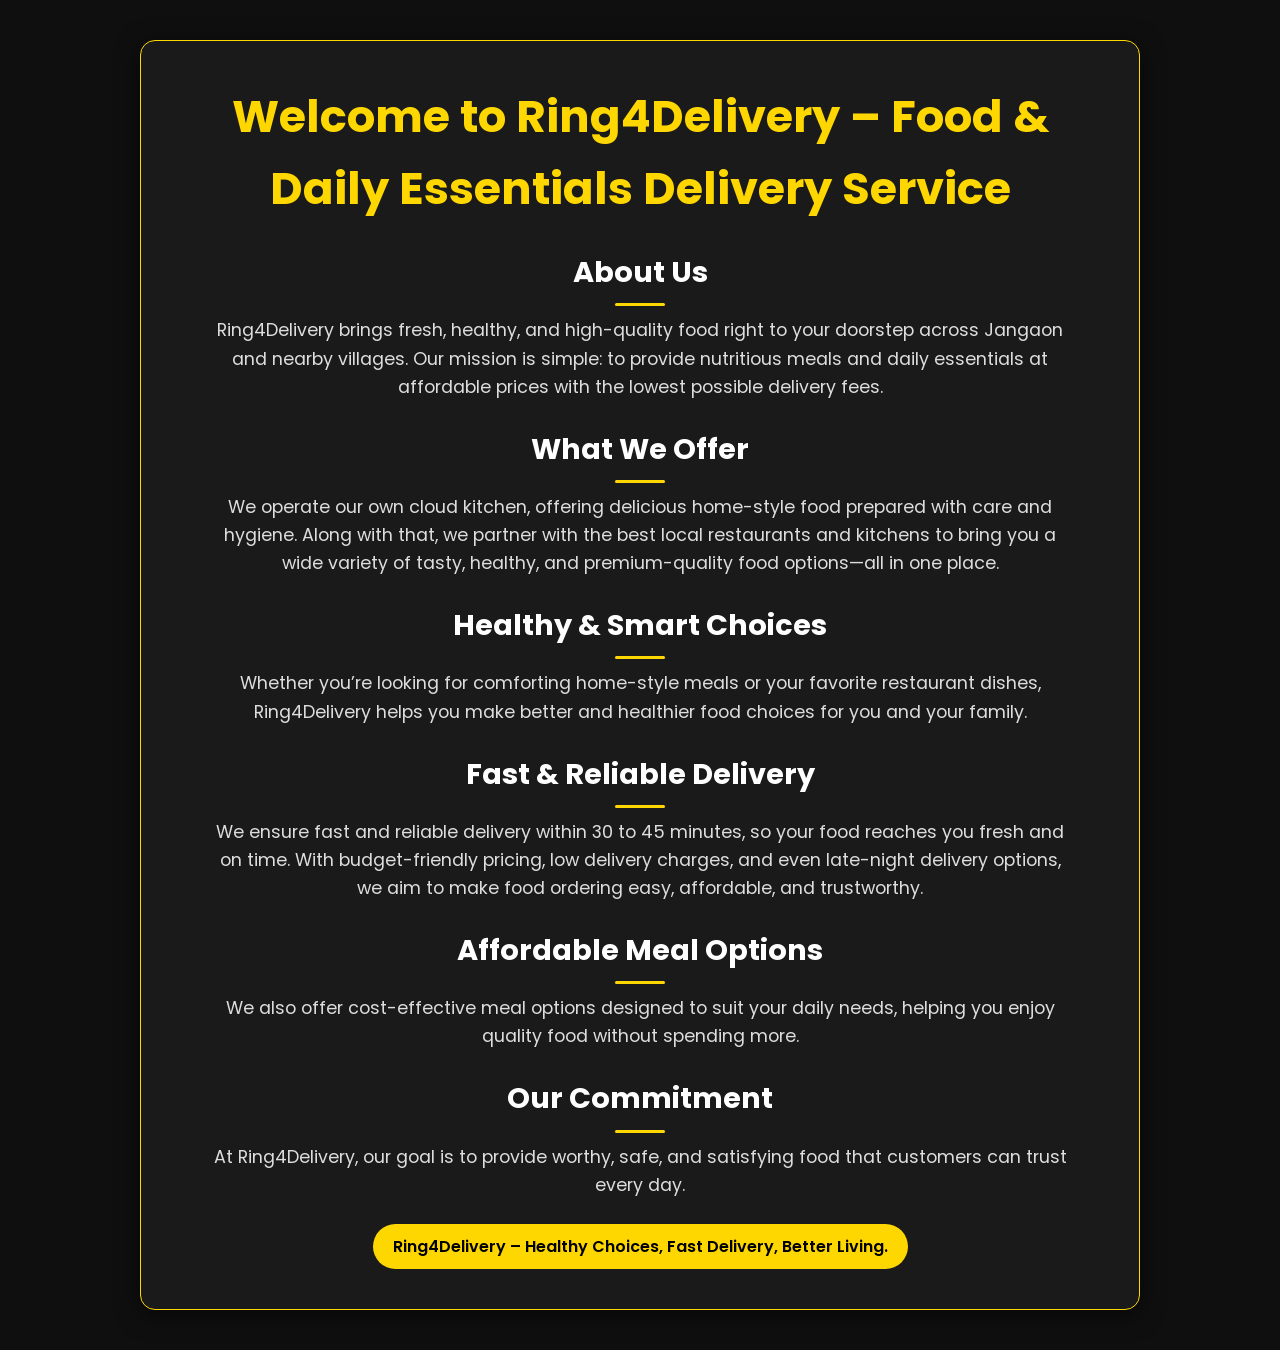
<file: About.html>
<!DOCTYPE html>
<html lang="en">
<head>
  <meta charset="UTF-8">
  <meta name="viewport" content="width=device-width, initial-scale=1.0">
  <title>About Ring4Delivery</title>

  <!-- Google Font -->
  <link href="https://fonts.googleapis.com/css2?family=Poppins:wght@300;400;600;700&display=swap" rel="stylesheet">

  <style>
    * {
      margin: 0;
      padding: 0;
      box-sizing: border-box;
    }

    body {
      font-family: 'Poppins', sans-serif;
      background: #0f0f0f;
      color: #ffffff;
      line-height: 1.6;
    }

    .container {
      width: 90%;
      max-width: 1000px;
      margin: 40px auto;
      padding: 25px;
      background: #1a1a1a;
      border-radius: 15px;
      border: 1px solid #ffd700;
      box-shadow: 0 5px 25px rgba(0,0,0,0.6);
      text-align: center;
    }

    h1 {
      font-size: 2rem;
      color: #ffd700;
      margin-bottom: 20px;
    }

    h2 {
      font-size: 1.4rem;
      margin-top: 25px;
      color: #ffffff;
      position: relative;
    }

    h2::after {
      content: "";
      width: 50px;
      height: 3px;
      background: #ffd700;
      display: block;
      margin: 8px auto 0;
      border-radius: 2px;
    }

    p {
      font-size: 1rem;
      color: #dddddd;
      margin-top: 10px;
      padding: 0 10px;
    }

    .highlight {
      display: inline-block;
      margin-top: 25px;
      padding: 10px 20px;
      background: #ffd700;
      color: #000;
      border-radius: 25px;
      font-weight: 600;
      font-size: 1rem;
    }

    /* Tablet View */
    @media (min-width: 768px) {
      .container {
        padding: 35px;
      }

      h1 {
        font-size: 2.4rem;
      }

      h2 {
        font-size: 1.6rem;
      }

      p {
        font-size: 1.05rem;
      }
    }

    /* Laptop/Desktop View */
    @media (min-width: 1024px) {
      .container {
        padding: 40px 60px;
      }

      h1 {
        font-size: 2.8rem;
      }

      h2 {
        font-size: 1.8rem;
      }

      p {
        font-size: 1.1rem;
      }
    }

  </style>
</head>

<body>
  

  <div class="container">

    <h1>Welcome to Ring4Delivery – Food & Daily Essentials Delivery Service</h1>

    <h2>About Us</h2>
    <p>
      Ring4Delivery brings fresh, healthy, and high-quality food right to your doorstep across Jangaon and nearby villages. Our mission is simple: to provide nutritious meals and daily essentials at affordable prices with the lowest possible delivery fees.
    </p>

    <h2>What We Offer</h2>
    <p>
      We operate our own cloud kitchen, offering delicious home-style food prepared with care and hygiene. Along with that, we partner with the best local restaurants and kitchens to bring you a wide variety of tasty, healthy, and premium-quality food options—all in one place.
    </p>

    <h2>Healthy & Smart Choices</h2>
    <p>
      Whether you’re looking for comforting home-style meals or your favorite restaurant dishes, Ring4Delivery helps you make better and healthier food choices for you and your family.
    </p>

    <h2>Fast & Reliable Delivery</h2>
    <p>
      We ensure fast and reliable delivery within 30 to 45 minutes, so your food reaches you fresh and on time. With budget-friendly pricing, low delivery charges, and even late-night delivery options, we aim to make food ordering easy, affordable, and trustworthy.
    </p>

    <h2>Affordable Meal Options</h2>
    <p>
      We also offer cost-effective meal options designed to suit your daily needs, helping you enjoy quality food without spending more.
    </p>

    <h2>Our Commitment</h2>
    <p>
      At Ring4Delivery, our goal is to provide worthy, safe, and satisfying food that customers can trust every day.
    </p>

    <p class="highlight">
      Ring4Delivery – Healthy Choices, Fast Delivery, Better Living.
    </p>

  </div>

</body>
</html>
</file>
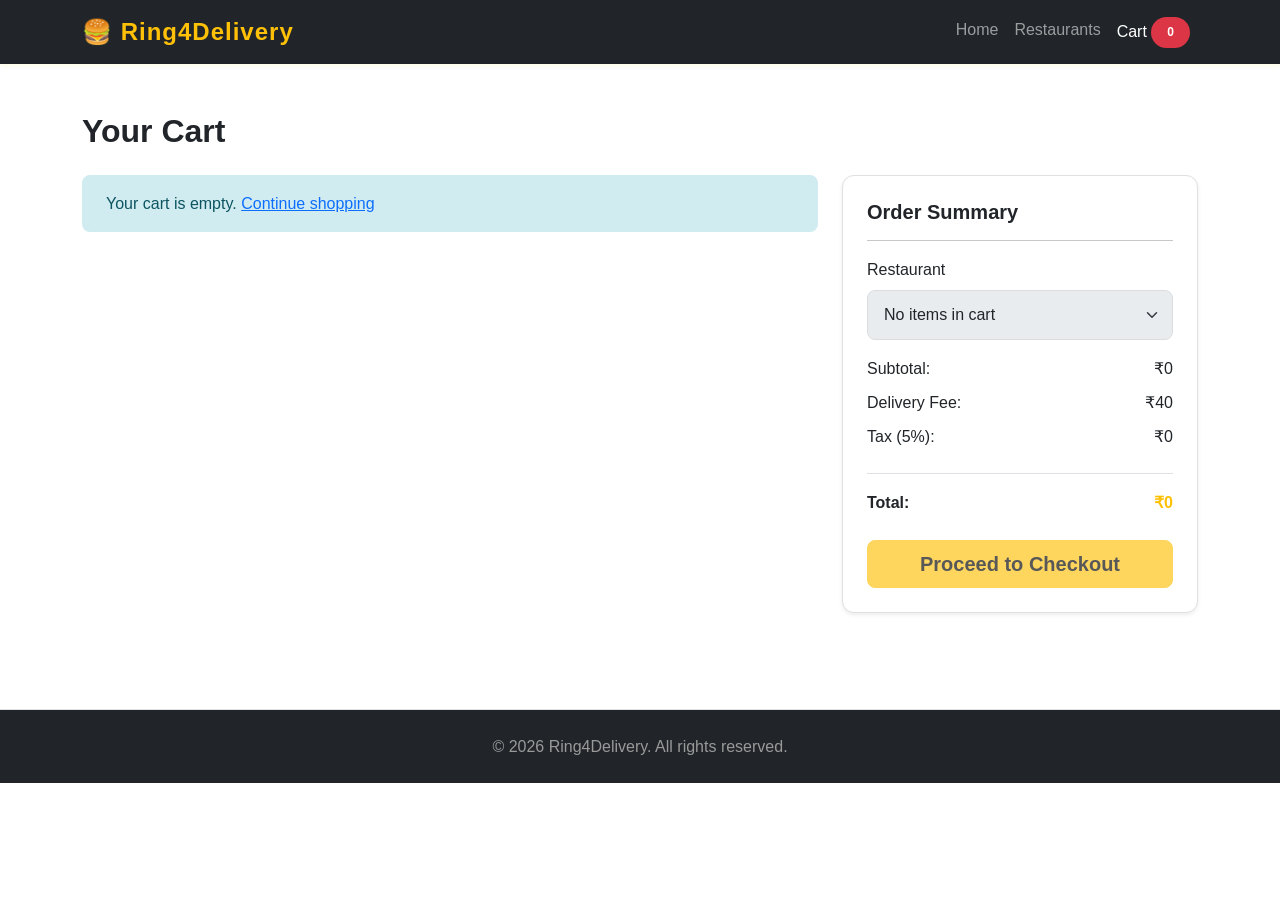
<file: cart.html>
<!DOCTYPE html>
<html lang="en">
<head>
    <meta charset="UTF-8">
    <meta name="viewport" content="width=device-width, initial-scale=1.0">
    <title>Cart & Checkout - Ring4Delivery</title>
    <link href="https://cdn.jsdelivr.net/npm/bootstrap@5.3.0/dist/css/bootstrap.min.css" rel="stylesheet">
    <link rel="stylesheet" href="css/style.css">
</head>
<body>
    <!-- Navigation -->
    <nav class="navbar navbar-expand-lg navbar-dark bg-dark">
        <div class="container">
            <a class="navbar-brand fw-bold" href="index.html">
                <span class="text-warning">🍔 Ring4Delivery</span>
            </a>
            <button class="navbar-toggler" type="button" data-bs-toggle="collapse" data-bs-target="#navbarNav">
                <span class="navbar-toggler-icon"></span>
            </button>
            <div class="collapse navbar-collapse" id="navbarNav">
                <ul class="navbar-nav ms-auto">
                    <li class="nav-item">
                        <a class="nav-link" href="index.html">Home</a>
                    </li>
                    <li class="nav-item">
                        <a class="nav-link" href="restaurants.html">Restaurants</a>
                    </li>
                    <li class="nav-item">
                        <a class="nav-link active" href="cart.html">
                            Cart <span class="badge bg-danger" id="cart-count">0</span>
                        </a>
                    </li>
                </ul>
            </div>
        </div>
    </nav>

    <!-- Main Content -->
    <div class="container py-5">
        <h2 class="mb-4">Your Cart</h2>

        <div class="row">
            <!-- Cart Items Column -->
            <div class="col-lg-8">
                <div id="emptyCartMessage" class="alert alert-info" role="alert">
                    Your cart is empty. <a href="restaurants.html">Continue shopping</a>
                </div>
                
                <div id="cartItemsContainer"></div>
            </div>

            <!-- Order Summary Column -->
            <div class="col-lg-4">
                <div class="card shadow-sm sticky-top" style="top: 20px;">
                    <div class="card-body">
                        <h5 class="card-title">Order Summary</h5>
                        <hr>
                        
                        <div class="mb-3">
                            <label for="restaurantSelect" class="form-label">Restaurant</label>
                            <select id="restaurantSelect" class="form-select" disabled>
                                <option>Select restaurant</option>
                            </select>
                        </div>

                        <div class="mb-3 pb-3 border-bottom">
                            <div class="d-flex justify-content-between mb-2">
                                <span>Subtotal:</span>
                                <span id="subtotal">₹0</span>
                            </div>
                            <div class="d-flex justify-content-between mb-2">
                                <span>Delivery Fee:</span>
                                <span id="deliveryFee">₹40</span>
                            </div>
                            <div class="d-flex justify-content-between mb-2">
                                <span>Tax (5%):</span>
                                <span id="tax">₹0</span>
                            </div>
                        </div>

                        <div class="d-flex justify-content-between mb-4">
                            <strong>Total:</strong>
                            <strong id="total" class="text-warning">₹0</strong>
                        </div>

                        <button type="button" class="btn btn-warning w-100 fw-bold btn-lg" data-bs-toggle="modal" data-bs-target="#checkoutModal" id="checkoutBtn" disabled>
                            Proceed to Checkout
                        </button>
                    </div>
                </div>
            </div>
        </div>
    </div>

    <!-- Footer -->
    <footer class="bg-dark text-white py-4 mt-5">
        <div class="container text-center">
            <p>&copy; 2026 Ring4Delivery. All rights reserved.</p>
        </div>
    </footer>

    <!-- Checkout Modal -->
    <div class="modal fade" id="checkoutModal" tabindex="-1">
        <div class="modal-dialog">
            <div class="modal-content">
                <div class="modal-header">
                    <h5 class="modal-title">Delivery Details</h5>
                    <button type="button" class="btn-close" data-bs-dismiss="modal"></button>
                </div>
                <div class="modal-body">
                    <form id="checkoutForm">
                        <div class="mb-3">
                            <label for="customerName" class="form-label">Full Name *</label>
                            <input type="text" class="form-control" id="customerName" required>
                        </div>

                        <div class="mb-3">
                            <label for="customerEmail" class="form-label">Email *</label>
                            <input type="email" class="form-control" id="customerEmail" required>
                        </div>

                        <div class="mb-3">
                            <label for="customerPhone" class="form-label">Mobile Number *</label>
                            <input type="tel" class="form-control" id="customerPhone" placeholder="10 digit number" required>
                        </div>

                        <div class="mb-3">
                            <label for="deliveryAddress" class="form-label">Delivery Address *</label>
                            <textarea class="form-control" id="deliveryAddress" rows="3" placeholder="Street, City, Postal Code" required></textarea>
                        </div>

                        <div class="mb-3">
                            <label for="specialNotes" class="form-label">Special Notes</label>
                            <textarea class="form-control" id="specialNotes" rows="2" placeholder="Any special instructions for delivery"></textarea>
                        </div>

                        <div class="alert alert-info" role="alert">
                            <strong>Note:</strong> You will receive order confirmation via WhatsApp
                        </div>
                    </form>
                </div>
                <div class="modal-footer">
                    <button type="button" class="btn btn-secondary" data-bs-dismiss="modal">Cancel</button>
                    <button type="button" class="btn btn-warning fw-bold" id="placeOrderBtn">Place Order via WhatsApp</button>
                </div>
            </div>
        </div>
    </div>

    <!-- Order Success Modal -->
    <div class="modal fade" id="successModal" tabindex="-1">
        <div class="modal-dialog">
            <div class="modal-content">
                <div class="modal-body text-center py-5">
                    <div class="mb-3" style="font-size: 3rem;">✅</div>
                    <h4 class="mb-3">Order Placed Successfully!</h4>
                    <p class="text-muted mb-4">Your order has been sent to our WhatsApp. You will receive order confirmation shortly.</p>
                    <p class="text-muted mb-4">Order ID: <strong id="orderId"></strong></p>
                    <button type="button" class="btn btn-warning fw-bold" onclick="window.location.href='restaurants.html'">
                        Continue Shopping
                    </button>
                </div>
            </div>
        </div>
    </div>

    <script src="https://cdn.jsdelivr.net/npm/bootstrap@5.3.0/dist/js/bootstrap.bundle.min.js"></script>
    <script src="js/data.js"></script>
    <script src="js/script.js"></script>
    <script>
        const successModalElement = new bootstrap.Modal(document.getElementById('successModal'));

        document.addEventListener('DOMContentLoaded', function() {
            displayCart();
            updateCartCount();

            document.getElementById('placeOrderBtn').addEventListener('click', handlePlaceOrder);
        });

        function displayCart() {
            const cart = getCart();
            const container = document.getElementById('cartItemsContainer');
            const emptyMessage = document.getElementById('emptyCartMessage');
            const checkoutBtn = document.getElementById('checkoutBtn');

            if (cart.length === 0) {
                container.innerHTML = '';
                emptyMessage.style.display = 'block';
                checkoutBtn.disabled = true;
                document.getElementById('restaurantSelect').innerHTML = '<option>No items in cart</option>';
            } else {
                emptyMessage.style.display = 'none';
                checkoutBtn.disabled = false;
                renderCartItems(cart);
                popualteRestaurantSelect(cart);
                updateOrderSummary(cart);
            }
        }

        function renderCartItems(cart) {
            const container = document.getElementById('cartItemsContainer');
            container.innerHTML = '';

            cart.forEach((cartItem, index) => {
                const item = menus.find(m => m.id === cartItem.itemId);
                const restaurant = restaurants.find(r => r.id === cartItem.restaurantId);
                
                const itemHTML = `
                    <div class="card mb-3 shadow-sm">
                        <div class="card-body">
                            <div class="row">
                                <div class="col-md-3">
                                    <img src="${item.image}" alt="${item.name}" class="img-fluid rounded" style="height: 120px; object-fit: cover; width: 100%;">
                                </div>
                                <div class="col-md-6">
                                    <h6>${item.name}</h6>
                                    <p class="text-muted small mb-2">${restaurant.name}</p>
                                    <p class="text-muted small">${cartItem.specialInstructions ? 'Notes: ' + cartItem.specialInstructions : ''}</p>
                                </div>
                                <div class="col-md-3">
                                    <div class="d-flex align-items-center justify-content-between mb-2">
                                        <button class="btn btn-sm btn-outline-secondary" onclick="updateQuantity(${index}, ${cartItem.quantity - 1})">-</button>
                                        <span class="fw-bold">${cartItem.quantity}</span>
                                        <button class="btn btn-sm btn-outline-secondary" onclick="updateQuantity(${index}, ${cartItem.quantity + 1})">+</button>
                                    </div>
                                    <p class="text-end fw-bold">₹${(item.price * cartItem.quantity).toFixed(2)}</p>
                                    <button class="btn btn-sm btn-danger w-100" onclick="removeFromCart(${index})">Remove</button>
                                </div>
                            </div>
                        </div>
                    </div>
                `;
                container.innerHTML += itemHTML;
            });
        }

        function popualteRestaurantSelect(cart) {
            const restaurantSet = new Set(cart.map(item => item.restaurantId));
            const select = document.getElementById('restaurantSelect');
            select.innerHTML = '';

            Array.from(restaurantSet).forEach(restaurantId => {
                const restaurant = restaurants.find(r => r.id === restaurantId);
                const option = document.createElement('option');
                option.value = restaurantId;
                option.textContent = restaurant.name;
                select.appendChild(option);
            });

            if (restaurantSet.size === 1) {
                select.value = Array.from(restaurantSet)[0];
            }
        }

        function updateQuantity(index, newQuantity) {
            if (newQuantity < 1) {
                removeFromCart(index);
                return;
            }

            const cart = getCart();
            cart[index].quantity = newQuantity;
            localStorage.setItem('cart', JSON.stringify(cart));
            displayCart();
        }

        function removeFromCart(index) {
            const cart = getCart();
            cart.splice(index, 1);
            localStorage.setItem('cart', JSON.stringify(cart));
            displayCart();
        }

        function updateOrderSummary(cart) {
            let subtotal = 0;
            cart.forEach(cartItem => {
                const item = menus.find(m => m.id === cartItem.itemId);
                subtotal += item.price * cartItem.quantity;
            });

            const deliveryFee = 40;
            const tax = Math.round(subtotal * 0.05);
            const total = subtotal + deliveryFee + tax;

            document.getElementById('subtotal').textContent = `₹${subtotal.toFixed(2)}`;
            document.getElementById('tax').textContent = `₹${tax.toFixed(2)}`;
            document.getElementById('total').textContent = `₹${total.toFixed(2)}`;
        }

        function handlePlaceOrder() {
            const form = document.getElementById('checkoutForm');
            
            if (!form.checkValidity()) {
                form.reportValidity();
                return;
            }

            const customerName = document.getElementById('customerName').value;
            const customerPhone = document.getElementById('customerPhone').value;
            const deliveryAddress = document.getElementById('deliveryAddress').value;
            const specialNotes = document.getElementById('specialNotes').value;

            const cart = getCart();
            const orderId = 'ORDER-' + Date.now();

            // Generate order summary
            let orderSummary = `*Ring4Delivery Order Confirmation*\n\n`;
            orderSummary += `Order ID: ${orderId}\n`;
            orderSummary += `Name: ${customerName}\n`;
            orderSummary += `Phone: ${customerPhone}\n`;
            orderSummary += `Address: ${deliveryAddress}\n\n`;
            orderSummary += `*Order Details:*\n`;

            let subtotal = 0;
            cart.forEach(cartItem => {
                const item = menus.find(m => m.id === cartItem.itemId);
                const itemTotal = item.price * cartItem.quantity;
                subtotal += itemTotal;
                orderSummary += `${item.name} x${cartItem.quantity} = ₹${itemTotal.toFixed(2)}\n`;
            });

            const deliveryFee = 40;
            const tax = Math.round(subtotal * 0.05);
            const total = subtotal + deliveryFee + tax;

            orderSummary += `\n*Bill Summary:*\n`;
            orderSummary += `Subtotal: ₹${subtotal.toFixed(2)}\n`;
            orderSummary += `Delivery Fee: ₹${deliveryFee}\n`;
            orderSummary += `Tax (5%): ₹${tax}\n`;
            orderSummary += `*Total: ₹${total.toFixed(2)}*\n\n`;

            if (specialNotes) {
                orderSummary += `Special Notes: ${specialNotes}\n\n`;
            }

            orderSummary += `Thank you for ordering! 🙏`;

            // WhatsApp Integration - The number to send to
            const recipientPhone = '6281407746'; // Your WhatsApp number
            const whatsappURL = `https://wa.me/${recipientPhone}?text=${encodeURIComponent(orderSummary)}`;

            // Show success modal
            document.getElementById('orderId').textContent = orderId;
            successModalElement.show();

            // Open WhatsApp in new tab
            setTimeout(() => {
                window.open(whatsappURL, '_blank');
            }, 1000);

            // Clear cart
            setTimeout(() => {
                clearCart();
                document.getElementById('checkoutForm').reset();
            }, 1500);
        }
    </script>
</body>
</html>
</file>
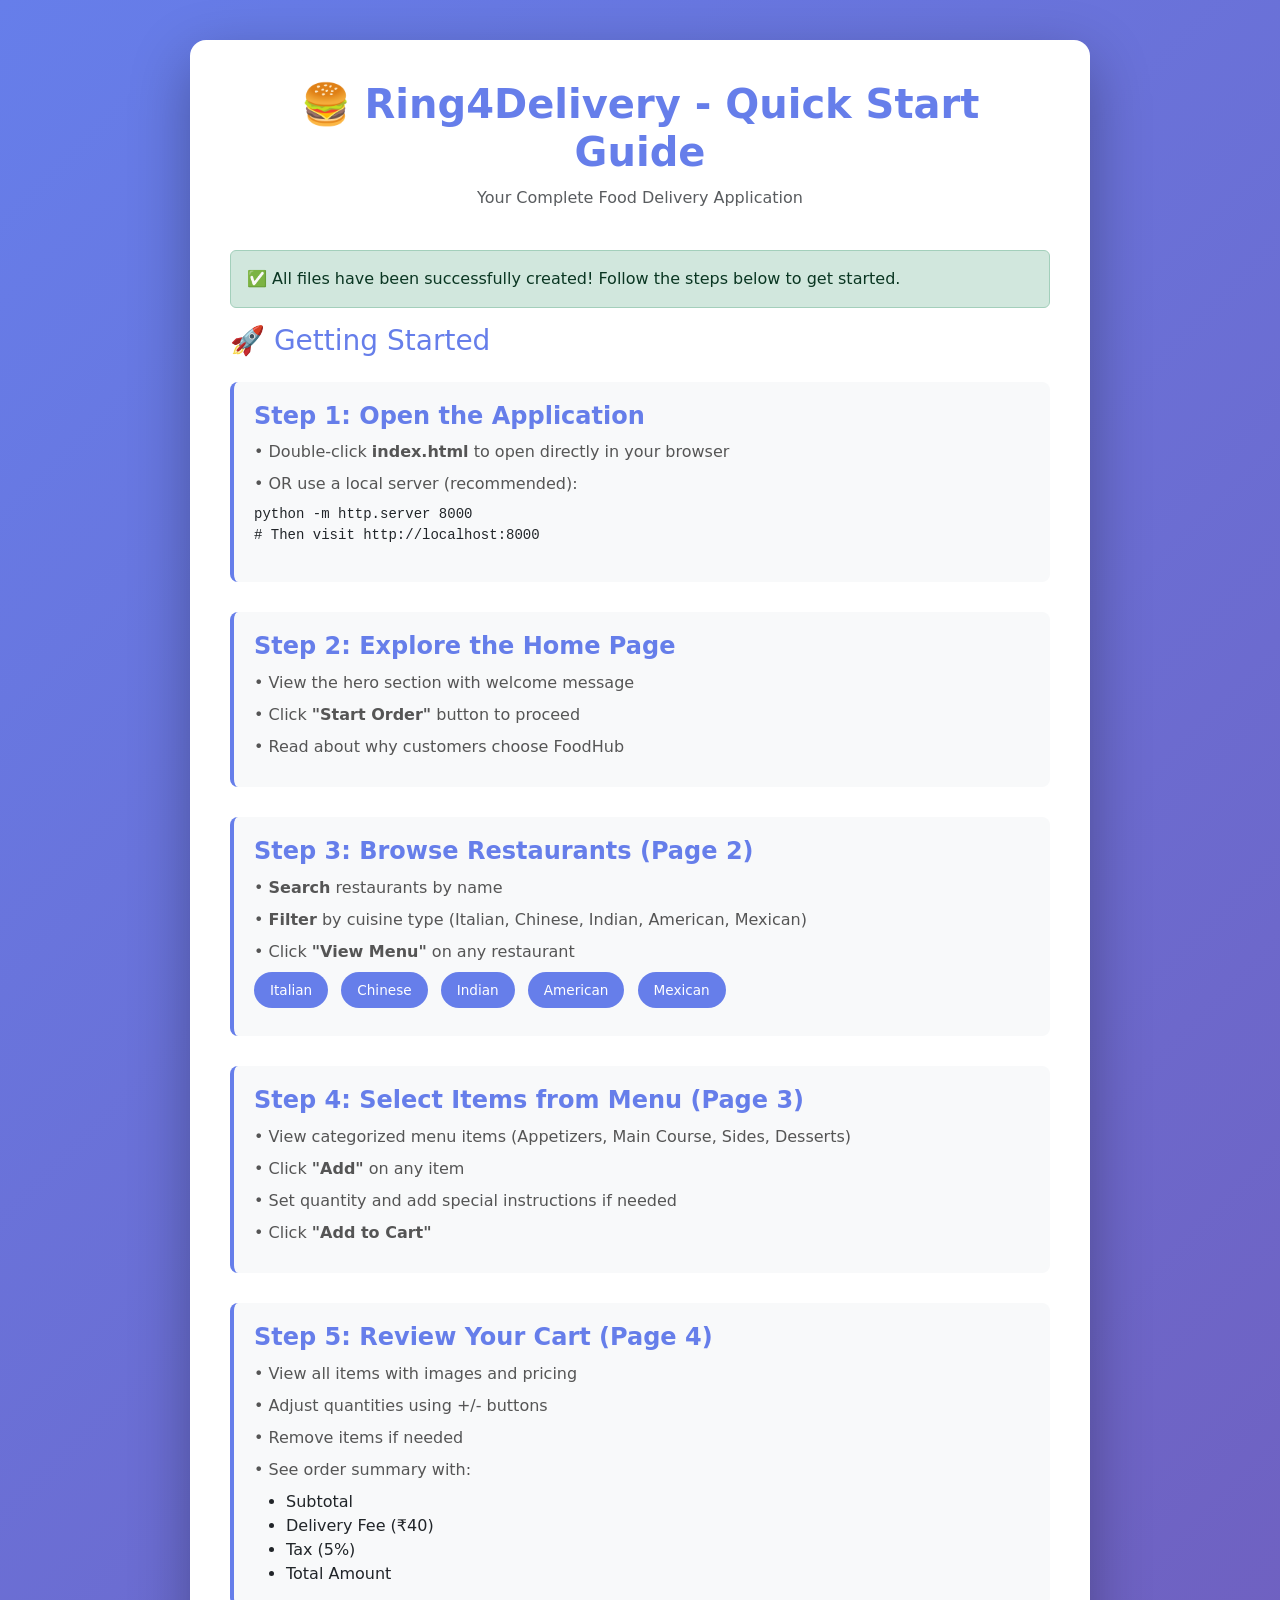
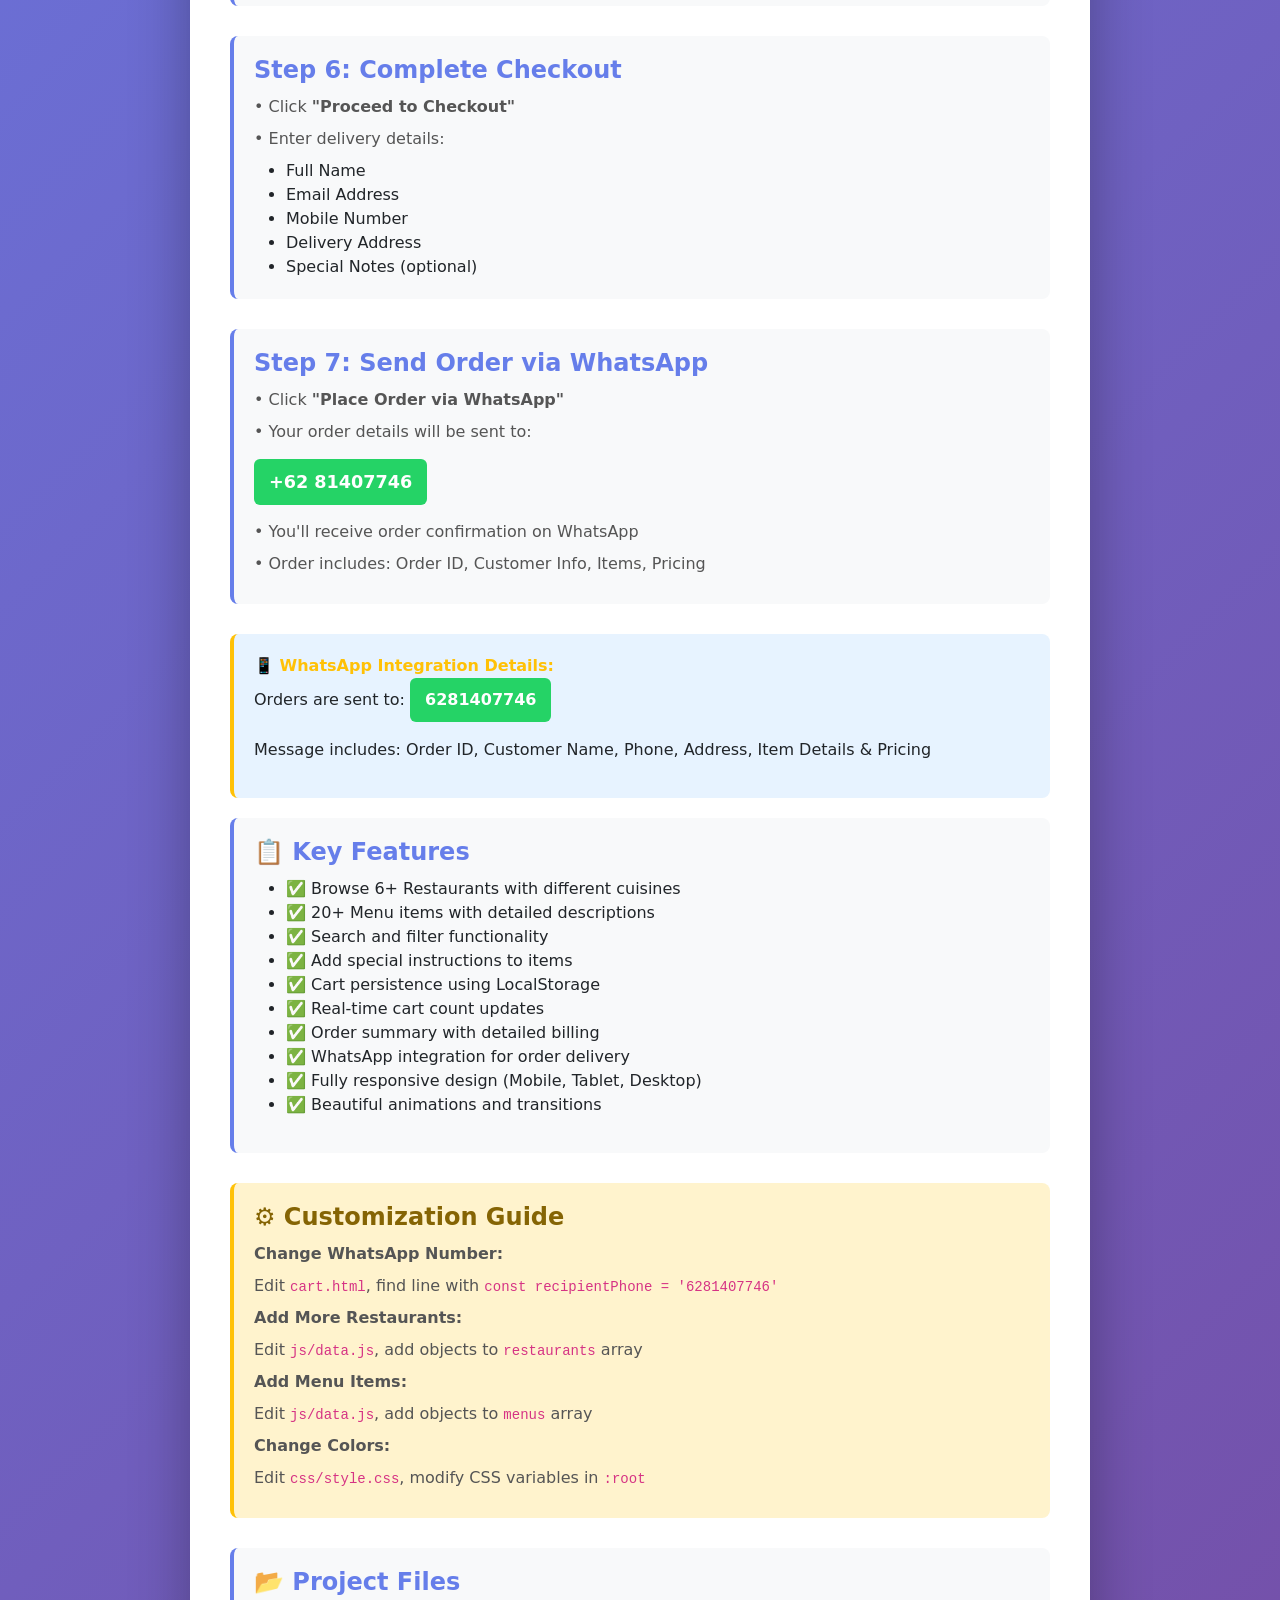
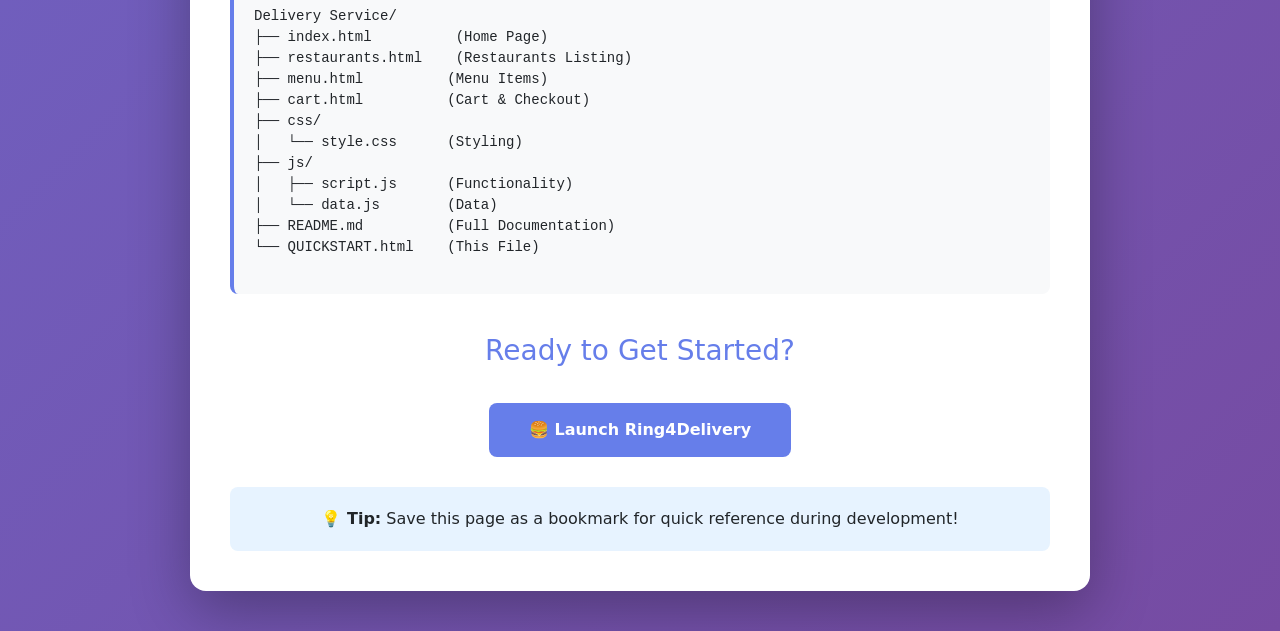
<file: QUICKSTART.html>
<!DOCTYPE html>
<html lang="en">
<head>
    <meta charset="UTF-8">
    <meta name="viewport" content="width=device-width, initial-scale=1.0">
    <title>Quick Start Guide - Ring4Delivery</title>
    <link href="https://cdn.jsdelivr.net/npm/bootstrap@5.3.0/dist/css/bootstrap.min.css" rel="stylesheet">
    <style>
        body {
            background: linear-gradient(135deg, #667eea 0%, #764ba2 100%);
            min-height: 100vh;
            padding: 40px 0;
        }
        .guide-container {
            background: white;
            border-radius: 16px;
            box-shadow: 0 20px 60px rgba(0,0,0,0.3);
            max-width: 900px;
            margin: 0 auto;
            padding: 40px;
        }
        .header {
            text-align: center;
            margin-bottom: 40px;
        }
        .header h1 {
            color: #667eea;
            font-weight: 700;
            margin-bottom: 10px;
        }
        .step {
            margin-bottom: 30px;
            padding: 20px;
            background: #f8f9fa;
            border-left: 4px solid #667eea;
            border-radius: 8px;
        }
        .step h4 {
            color: #667eea;
            font-weight: 600;
            margin-bottom: 10px;
        }
        .step p {
            margin: 8px 0;
            color: #555;
        }
        .feature-badge {
            display: inline-block;
            background: #667eea;
            color: white;
            padding: 8px 16px;
            border-radius: 20px;
            font-size: 0.85rem;
            margin-right: 8px;
            margin-bottom: 8px;
        }
        .cta-button {
            display: inline-block;
            background: #667eea;
            color: white;
            padding: 15px 40px;
            border-radius: 8px;
            text-decoration: none;
            font-weight: 600;
            transition: all 0.3s ease;
            margin-top: 15px;
        }
        .cta-button:hover {
            background: #764ba2;
            transform: translateY(-2px);
            box-shadow: 0 10px 20px rgba(102, 126, 234, 0.3);
            color: white;
        }
        .whatsapp-info {
            background: #e7f3ff;
            border-left: 4px solid #ffc107;
            padding: 20px;
            border-radius: 8px;
            margin: 20px 0;
        }
        .whatsapp-info strong {
            color: #ffc107;
        }
        .phone-badge {
            display: inline-block;
            background: #25D366;
            color: white;
            padding: 10px 15px;
            border-radius: 6px;
            font-weight: 600;
            font-size: 1.1rem;
        }
    </style>
</head>
<body>
    <div class="guide-container">
        <div class="header">
            <h1>🍔 Ring4Delivery - Quick Start Guide</h1>
            <p class="text-muted">Your Complete Food Delivery Application</p>
        </div>

        <div class="alert alert-success" role="alert">
            ✅ All files have been successfully created! Follow the steps below to get started.
        </div>

        <h3 class="mb-4" style="color: #667eea;">🚀 Getting Started</h3>

        <div class="step">
            <h4>Step 1: Open the Application</h4>
            <p>• Double-click <strong>index.html</strong> to open directly in your browser</p>
            <p>• OR use a local server (recommended):</p>
            <pre><code>python -m http.server 8000
# Then visit http://localhost:8000</code></pre>
        </div>

        <div class="step">
            <h4>Step 2: Explore the Home Page</h4>
            <p>• View the hero section with welcome message</p>
            <p>• Click <strong>"Start Order"</strong> button to proceed</p>
            <p>• Read about why customers choose FoodHub</p>
        </div>

        <div class="step">
            <h4>Step 3: Browse Restaurants (Page 2)</h4>
            <p>• <strong>Search</strong> restaurants by name</p>
            <p>• <strong>Filter</strong> by cuisine type (Italian, Chinese, Indian, American, Mexican)</p>
            <p>• Click <strong>"View Menu"</strong> on any restaurant</p>
            <div class="feature-badge">Italian</div>
            <div class="feature-badge">Chinese</div>
            <div class="feature-badge">Indian</div>
            <div class="feature-badge">American</div>
            <div class="feature-badge">Mexican</div>
        </div>

        <div class="step">
            <h4>Step 4: Select Items from Menu (Page 3)</h4>
            <p>• View categorized menu items (Appetizers, Main Course, Sides, Desserts)</p>
            <p>• Click <strong>"Add"</strong> on any item</p>
            <p>• Set quantity and add special instructions if needed</p>
            <p>• Click <strong>"Add to Cart"</strong></p>
        </div>

        <div class="step">
            <h4>Step 5: Review Your Cart (Page 4)</h4>
            <p>• View all items with images and pricing</p>
            <p>• Adjust quantities using +/- buttons</p>
            <p>• Remove items if needed</p>
            <p>• See order summary with:</p>
            <ul class="mb-0">
                <li>Subtotal</li>
                <li>Delivery Fee (₹40)</li>
                <li>Tax (5%)</li>
                <li>Total Amount</li>
            </ul>
        </div>

        <div class="step">
            <h4>Step 6: Complete Checkout</h4>
            <p>• Click <strong>"Proceed to Checkout"</strong></p>
            <p>• Enter delivery details:</p>
            <ul class="mb-0">
                <li>Full Name</li>
                <li>Email Address</li>
                <li>Mobile Number</li>
                <li>Delivery Address</li>
                <li>Special Notes (optional)</li>
            </ul>
        </div>

        <div class="step">
            <h4>Step 7: Send Order via WhatsApp</h4>
            <p>• Click <strong>"Place Order via WhatsApp"</strong></p>
            <p>• Your order details will be sent to:</p>
            <div style="margin: 15px 0;">
                <span class="phone-badge">+62 81407746</span>
            </div>
            <p>• You'll receive order confirmation on WhatsApp</p>
            <p>• Order includes: Order ID, Customer Info, Items, Pricing</p>
        </div>

        <div class="whatsapp-info">
            <strong>📱 WhatsApp Integration Details:</strong>
            <p>Orders are sent to: <span class="phone-badge" style="font-size: 1rem;">6281407746</span></p>
            <p>Message includes: Order ID, Customer Name, Phone, Address, Item Details & Pricing</p>
        </div>

        <div class="step">
            <h4>📋 Key Features</h4>
            <ul>
                <li>✅ Browse 6+ Restaurants with different cuisines</li>
                <li>✅ 20+ Menu items with detailed descriptions</li>
                <li>✅ Search and filter functionality</li>
                <li>✅ Add special instructions to items</li>
                <li>✅ Cart persistence using LocalStorage</li>
                <li>✅ Real-time cart count updates</li>
                <li>✅ Order summary with detailed billing</li>
                <li>✅ WhatsApp integration for order delivery</li>
                <li>✅ Fully responsive design (Mobile, Tablet, Desktop)</li>
                <li>✅ Beautiful animations and transitions</li>
            </ul>
        </div>

        <div class="step" style="background: #fff3cd; border-left-color: #ffc107;">
            <h4 style="color: #856404;">⚙️ Customization Guide</h4>
            <p><strong>Change WhatsApp Number:</strong></p>
            <p>Edit <code>cart.html</code>, find line with <code>const recipientPhone = '6281407746'</code></p>
            <p><strong>Add More Restaurants:</strong></p>
            <p>Edit <code>js/data.js</code>, add objects to <code>restaurants</code> array</p>
            <p><strong>Add Menu Items:</strong></p>
            <p>Edit <code>js/data.js</code>, add objects to <code>menus</code> array</p>
            <p><strong>Change Colors:</strong></p>
            <p>Edit <code>css/style.css</code>, modify CSS variables in <code>:root</code></p>
        </div>

        <div class="step">
            <h4>📂 Project Files</h4>
            <pre><code>Delivery Service/
├── index.html          (Home Page)
├── restaurants.html    (Restaurants Listing)
├── menu.html          (Menu Items)
├── cart.html          (Cart & Checkout)
├── css/
│   └── style.css      (Styling)
├── js/
│   ├── script.js      (Functionality)
│   └── data.js        (Data)
├── README.md          (Full Documentation)
└── QUICKSTART.html    (This File)</code></pre>
        </div>

        <div style="text-align: center; margin-top: 40px;">
            <h3 style="color: #667eea; margin-bottom: 20px;">Ready to Get Started?</h3>
            <a href="index.html" class="cta-button">🍔 Launch Ring4Delivery</a>
        </div>

        <div style="background: #e7f3ff; padding: 20px; border-radius: 8px; margin-top: 30px;">
            <p class="text-center mb-0">
                <strong>💡 Tip:</strong> Save this page as a bookmark for quick reference during development!
            </p>
        </div>
    </div>

    <script src="https://cdn.jsdelivr.net/npm/bootstrap@5.3.0/dist/js/bootstrap.bundle.min.js"></script>
</body>
</html>
</file>
<file: css/style.css>
/* General Styles */
:root {
    --primary-color: #ffc107;
    --dark-color: #212529;
    --light-color: #f8f9fa;
    --success-color: #28a745;
}

* {
    margin: 0;
    padding: 0;
    box-sizing: border-box;
}

body {
    font-family: 'Segoe UI', Tahoma, Geneva, Verdana, sans-serif;
    line-height: 1.6;
    color: #333;
}

/* Typography */
h1, h2, h3, h4, h5, h6 {
    font-weight: 600;
    color: var(--dark-color);
}

/* Navigation */
.navbar {
    box-shadow: 0 2px 4px hsla(56, 96%, 48%, 0.1);
}

.navbar-brand {
    font-size: 1.5rem;
    letter-spacing: 1px;
}

/* Hero Section */
.hero-section {
    background-attachment: fixed;
    color: white;
    text-shadow: 2px 2px 4px rgba(0, 0, 0, 0.3);
}

.hero-section h1 {
    color: white;
    font-size: 3.5rem;
    font-weight: 700;
}

.hero-section p {
    font-size: 1.2rem;
    color: rgba(255, 255, 255, 0.95);
}

/* Feature Cards */
.feature-card {
    background: white;
    border-radius: 12px;
    transition: all 0.3s ease;
    border: 1px solid #e0e0e0;
}

.feature-card:hover {
    box-shadow: 0 8px 16px rgba(0, 0, 0, 0.15);
    transform: translateY(-5px);
}

.feature-icon {
    font-size: 3rem;
}

/* Restaurant Cards */
.restaurant-card {
    border: none;
    transition: all 0.3s ease;
    overflow: hidden;
}

.restaurant-card:hover {
    box-shadow: 0 12px 24px rgba(0, 0, 0, 0.15) !important;
    transform: translateY(-8px);
}

.restaurant-card img {
    transition: transform 0.3s ease;
}

.restaurant-card:hover img {
    transform: scale(1.05);
}

/* Menu Cards */
.menu-card {
    border: none;
    transition: all 0.3s ease;
    overflow: hidden;
}

.menu-card:hover {
    box-shadow: 0 12px 24px rgba(0, 0, 0, 0.15) !important;
    transform: translateY(-5px);
}

.menu-card img {
    transition: transform 0.3s ease;
}

.menu-card:hover img {
    transform: scale(1.08);
}

/* Hover Effect */
.hover-effect {
    cursor: pointer;
}

.hover-effect:hover {
    box-shadow: 0 10px 20px rgba(0, 0, 0, 0.15) !important;
}

/* Buttons */
.btn-warning {
    background-color: var(--primary-color);
    border-color: var(--primary-color);
    color: var(--dark-color);
    font-weight: 600;
    transition: all 0.3s ease;
}

.btn-warning:hover {
    background-color: #ffb300;
    border-color: #ffb300;
    transform: translateY(-2px);
    box-shadow: 0 4px 8px rgba(255, 193, 7, 0.3);
}

.btn-warning:active {
    transform: translateY(0);
}

/* Forms */
.form-control,
.form-select {
    border: 1px solid #ddd;
    border-radius: 8px;
    padding: 0.75rem 1rem;
    transition: all 0.3s ease;
}

.form-control:focus,
.form-select:focus {
    border-color: var(--primary-color);
    box-shadow: 0 0 0 0.2rem rgba(255, 193, 7, 0.25);
}

/* Cards */
.card {
    border: 1px solid #e0e0e0;
    border-radius: 12px;
}

.card-body {
    padding: 1.5rem;
}

/* Badges */
.badge {
    padding: 0.6rem 1rem;
    border-radius: 20px;
    font-weight: 600;
}

/* Modal */
.modal-content {
    border: none;
    border-radius: 12px;
    box-shadow: 0 10px 40px rgba(0, 0, 0, 0.16);
}

.modal-header {
    border-bottom: 1px solid #e0e0e0;
    background-color: var(--light-color);
}

.modal-footer {
    border-top: 1px solid #e0e0e0;
}

/* Alerts */
.alert {
    border: none;
    border-radius: 8px;
    padding: 1rem 1.5rem;
}

.alert-info {
    background-color: #d1ecf1;
    color: #0c5460;
}

.alert-success {
    background-color: #d4edda;
    color: #155724;
}

/* Sections */
section {
    padding: 3rem 0;
}

/* Footer */
footer {
    border-top: 1px solid #e0e0e0;
    background-color: var(--dark-color);
}

footer p {
    color: #999;
    margin-bottom: 0;
}

/* List Group */
.list-group-item {
    border: 1px solid #e0e0e0;
    border-radius: 0;
    padding: 1rem;
    transition: all 0.3s ease;
}

.list-group-item:first-child {
    border-radius: 8px 8px 0 0;
}

.list-group-item:last-child {
    border-radius: 0 0 8px 8px;
}

.list-group-item.active {
    background-color: var(--primary-color);
    border-color: var(--primary-color);
    color: var(--dark-color);
}

.list-group-item:hover {
    background-color: var(--light-color);
}

/* Quantity Controls */
.btn-outline-secondary {
    border-radius: 4px;
}

.btn-outline-secondary:hover {
    background-color: #6c757d;
}

/* Search Bar */
.form-control-lg {
    padding: 0.875rem 1rem;
}

/* Sticky Elements */
.sticky-top {
    z-index: 100;
}

/* Responsive Adjustments */
@media (max-width: 768px) {
    .hero-section h1 {
        font-size: 2rem;
    }

    .hero-section p {
        font-size: 1rem;
    }

    .feature-card {
        margin-bottom: 1rem;
    }

    .restaurant-card,
    .menu-card {
        margin-bottom: 1rem;
    }

    .sticky-top {
        position: static;
    }

    .list-group {
        margin-bottom: 2rem;
    }
}

@media (max-width: 576px) {
    .hero-section {
        min-height: 400px !important;
    }

    .hero-section h1 {
        font-size: 1.5rem;
    }

    .btn-lg {
        padding: 0.6rem 1.2rem;
        font-size: 0.9rem;
    }

    .card-body {
        padding: 1rem;
    }

    .container {
        padding-left: 1rem;
        padding-right: 1rem;
    }
}

/* Loading State */
.loading {
    opacity: 0.6;
    pointer-events: none;
}

/* Animations */
@keyframes fadeIn {
    from {
        opacity: 0;
        transform: translateY(10px);
    }
    to {
        opacity: 1;
        transform: translateY(0);
    }
}

.card,
.feature-card,
.restaurant-card,
.menu-card {
    animation: fadeIn 0.3s ease;
}

/* Custom Scrollbar */
::-webkit-scrollbar {
    width: 8px;
}

::-webkit-scrollbar-track {
    background: #f1f1f1;
}

::-webkit-scrollbar-thumb {
    background: #888;
    border-radius: 4px;
}

::-webkit-scrollbar-thumb:hover {
    background: #555;
}

/* Print Styles */
@media print {
    .navbar,
    footer {
        display: none;
    }

    .card {
        page-break-inside: avoid;
    }
}
</file>
